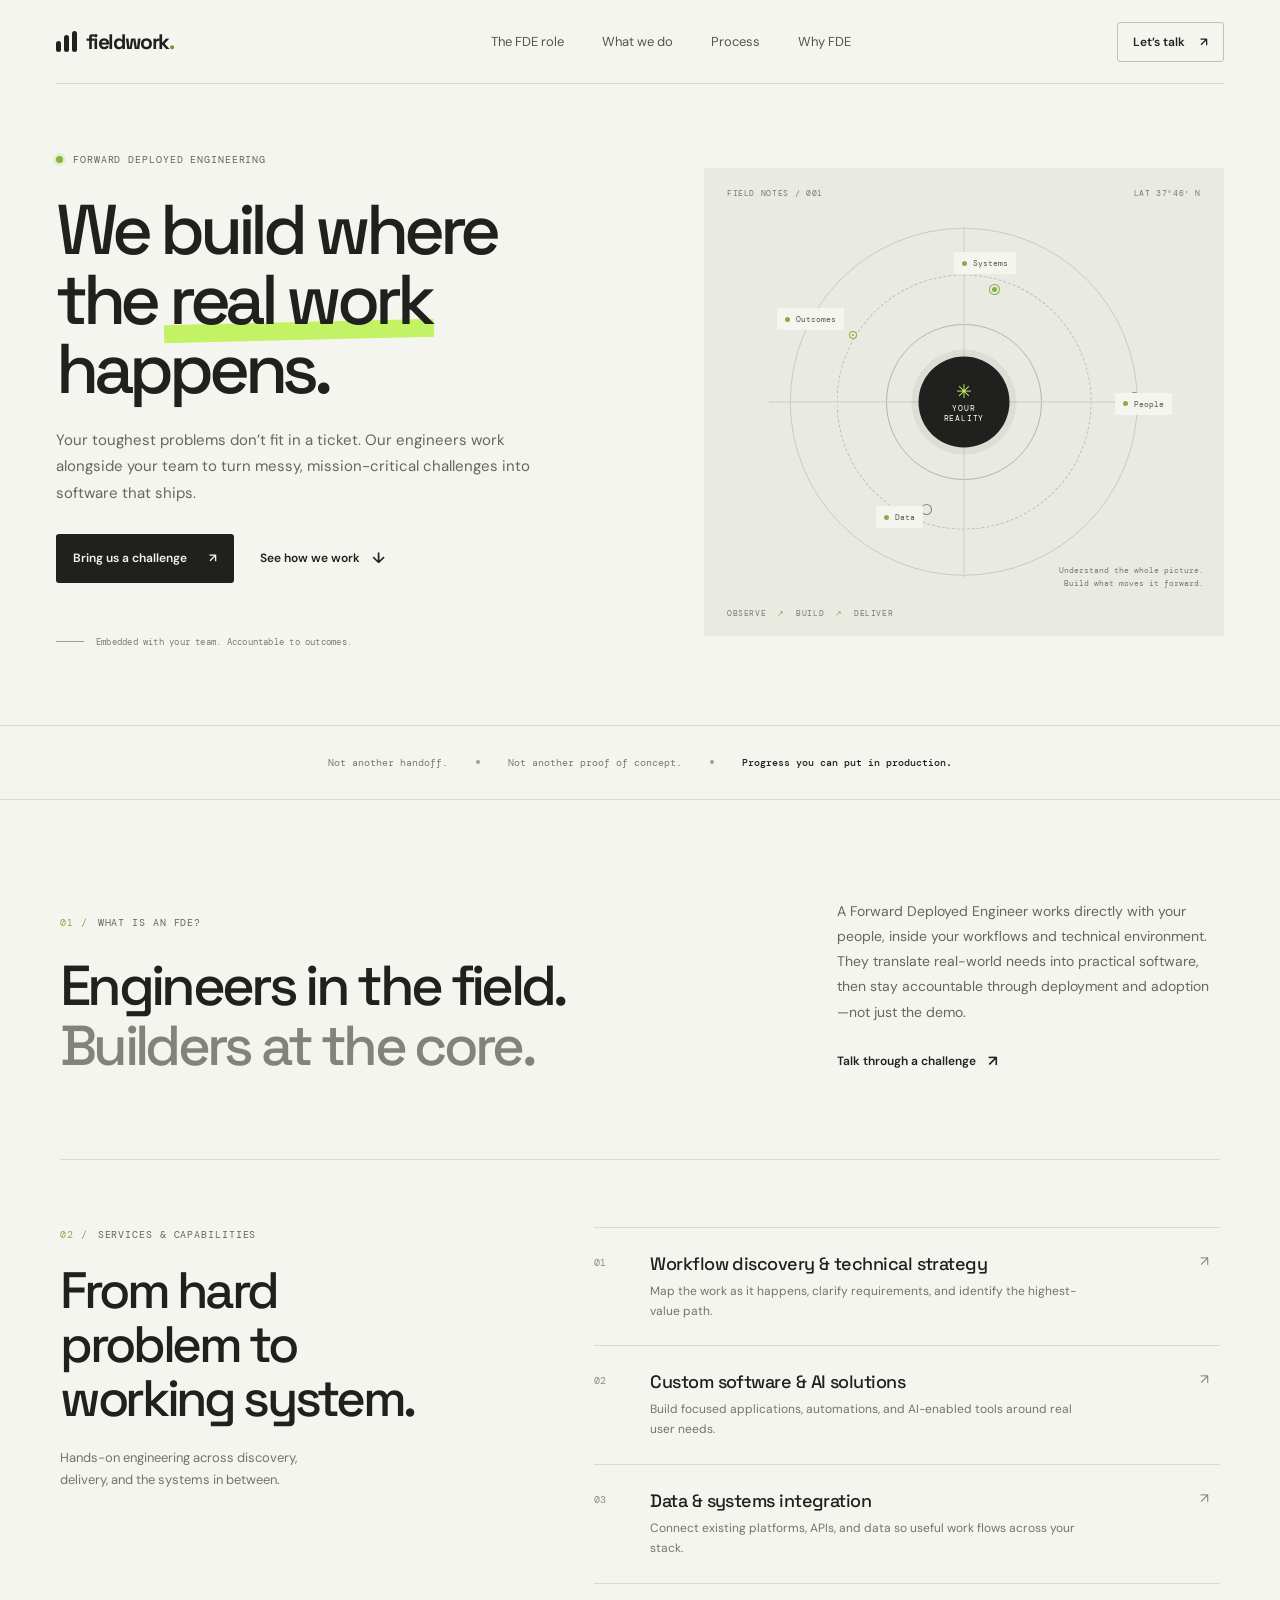
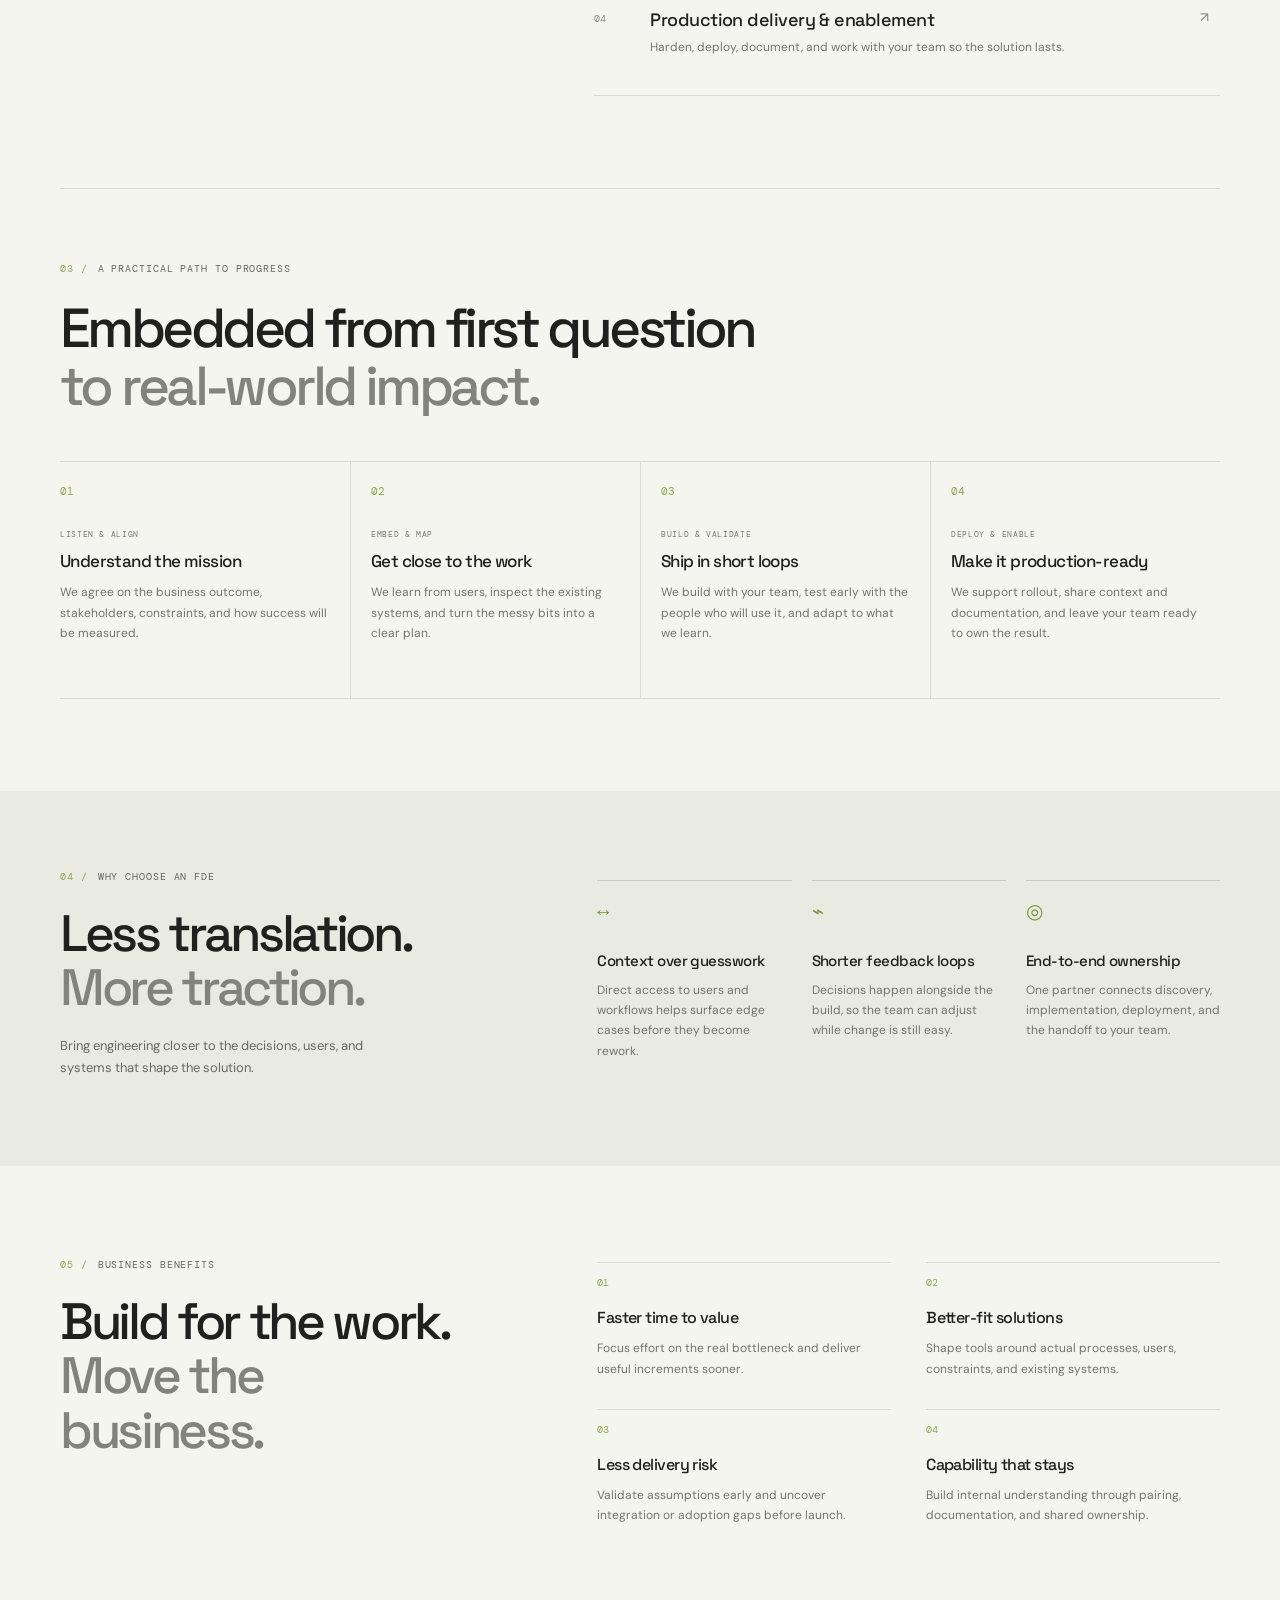
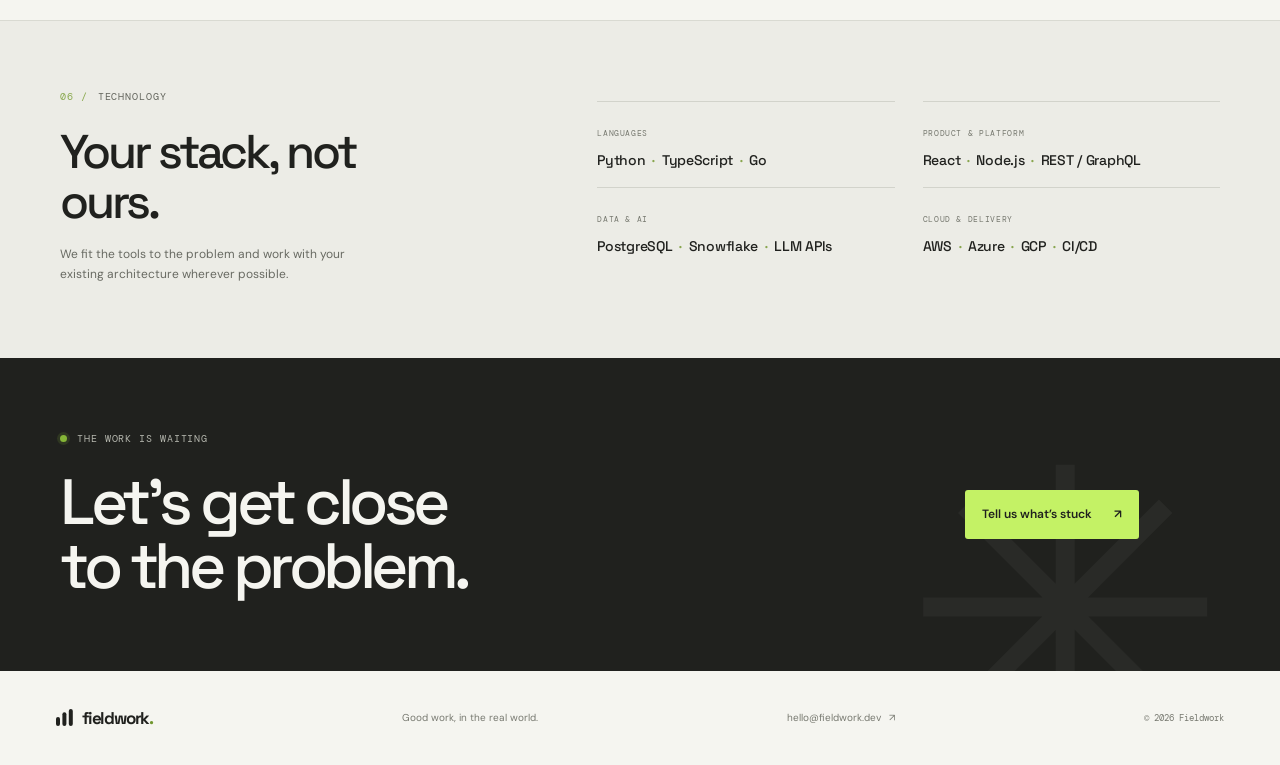
<file: Copilot/index.html>
<!doctype html>
<html lang="en">
  <head>
    <meta charset="utf-8" />
    <meta name="viewport" content="width=device-width, initial-scale=1" />
    <meta
      name="description"
      content="Forward-deployed engineers who turn your toughest operational challenges into production-ready software."
    />
    <meta name="theme-color" content="#f5f5f0" />
    <title>Fieldwork — Forward Deployed Engineering</title>
    <link rel="preconnect" href="https://fonts.googleapis.com" />
    <link rel="preconnect" href="https://fonts.gstatic.com" crossorigin />
    <link
      href="https://fonts.googleapis.com/css2?family=DM+Mono:wght@400;500&family=DM+Sans:wght@400;500;600;700&family=Space+Grotesk:wght@400;500;600;700&display=swap"
      rel="stylesheet"
    />
    <link rel="stylesheet" href="styles.css" />
  </head>
  <body>
    <header class="site-header">
      <a class="wordmark" href="#" aria-label="Fieldwork home">
        <span class="wordmark-icon" aria-hidden="true"><span></span><span></span><span></span></span>
        fieldwork<span class="wordmark-period">.</span>
      </a>
      <nav class="main-nav" aria-label="Main navigation">
        <a href="#role">The FDE role</a>
        <a href="#capabilities">What we do</a>
        <a href="#process">Process</a>
        <a href="#why-fde">Why FDE</a>
      </nav>
      <a class="header-cta" href="mailto:hello@fieldwork.dev">
        Let’s talk <span aria-hidden="true">↗</span>
      </a>
    </header>

    <main>
      <section class="hero" aria-labelledby="hero-title">
        <div class="hero-copy">
          <p class="eyebrow"><span class="status-dot"></span> Forward Deployed Engineering</p>
          <h1 id="hero-title">We build where<br />the <span>real work</span> happens.</h1>
          <p class="hero-description">
            Your toughest problems don’t fit in a ticket. Our engineers work alongside your team
            to turn messy, mission-critical challenges into software that ships.
          </p>
          <div class="hero-actions">
            <a class="button button-primary" href="mailto:hello@fieldwork.dev">
              Bring us a challenge <span aria-hidden="true">↗</span>
            </a>
            <a class="text-link" href="#process">See how we work <span aria-hidden="true">↓</span></a>
          </div>
          <div class="hero-note">
            <span class="note-rule"></span>
            <span>Embedded with your team. Accountable to outcomes.</span>
          </div>
        </div>

        <div class="hero-art" aria-label="An abstract diagram representing connected systems">
          <div class="art-topline">
            <span>FIELD NOTES / 001</span>
            <span>LAT 37°46′ N</span>
          </div>
          <div class="orbit orbit-outer"></div>
          <div class="orbit orbit-middle"></div>
          <div class="orbit orbit-inner"></div>
          <div class="axis axis-horizontal"></div>
          <div class="axis axis-vertical"></div>
          <span class="orbit-dot dot-one"></span>
          <span class="orbit-dot dot-two"></span>
          <span class="orbit-dot dot-three"></span>
          <span class="orbit-dot dot-four"></span>
          <div class="core">
            <span class="core-symbol" aria-hidden="true">✳</span>
            <span>YOUR<br />REALITY</span>
          </div>
          <div class="art-label label-systems"><span class="label-marker"></span> Systems</div>
          <div class="art-label label-people"><span class="label-marker"></span> People</div>
          <div class="art-label label-data"><span class="label-marker"></span> Data</div>
          <div class="art-label label-outcomes"><span class="label-marker"></span> Outcomes</div>
          <div class="art-caption">Understand the whole picture.<br />Build what moves it forward.</div>
          <div class="art-bottomline">
            <span>OBSERVE</span><span>↗</span><span>BUILD</span><span>↗</span><span>DELIVER</span>
          </div>
        </div>
      </section>

      <section class="proof-strip" aria-label="Our principles">
        <p>Not another handoff.</p>
        <span class="proof-divider" aria-hidden="true"></span>
        <p>Not another proof of concept.</p>
        <span class="proof-divider" aria-hidden="true"></span>
        <p class="proof-highlight">Progress you can put in production.</p>
      </section>

      <section class="approach section-wrap" id="role">
        <div class="section-heading">
          <p class="eyebrow"><span class="section-index">01 /</span> What is an FDE?</p>
          <h2>Engineers in the field.<br /><span>Builders at the core.</span></h2>
        </div>
        <div class="approach-copy">
          <p>
            A Forward Deployed Engineer works directly with your people, inside your workflows
            and technical environment. They translate real-world needs into practical software,
            then stay accountable through deployment and adoption—not just the demo.
          </p>
          <a class="text-link dark-link" href="mailto:hello@fieldwork.dev">
            Talk through a challenge <span aria-hidden="true">↗</span>
          </a>
        </div>
      </section>

      <section class="capabilities section-wrap" id="capabilities">
        <div class="capabilities-intro">
          <p class="eyebrow"><span class="section-index">02 /</span> Services &amp; capabilities</p>
          <h2>From hard<br />problem to<br />working system.</h2>
          <p>Hands-on engineering across discovery, delivery, and the systems in between.</p>
        </div>
        <div class="capability-list">
          <article class="capability">
            <span class="capability-number">01</span>
            <div>
              <h3>Workflow discovery &amp; technical strategy</h3>
              <p>Map the work as it happens, clarify requirements, and identify the highest-value path.</p>
            </div>
            <span class="capability-arrow" aria-hidden="true">↗</span>
          </article>
          <article class="capability">
            <span class="capability-number">02</span>
            <div>
              <h3>Custom software &amp; AI solutions</h3>
              <p>Build focused applications, automations, and AI-enabled tools around real user needs.</p>
            </div>
            <span class="capability-arrow" aria-hidden="true">↗</span>
          </article>
          <article class="capability">
            <span class="capability-number">03</span>
            <div>
              <h3>Data &amp; systems integration</h3>
              <p>Connect existing platforms, APIs, and data so useful work flows across your stack.</p>
            </div>
            <span class="capability-arrow" aria-hidden="true">↗</span>
          </article>
          <article class="capability">
            <span class="capability-number">04</span>
            <div>
              <h3>Production delivery &amp; enablement</h3>
              <p>Harden, deploy, document, and work with your team so the solution lasts.</p>
            </div>
            <span class="capability-arrow" aria-hidden="true">↗</span>
          </article>
        </div>
      </section>

      <section class="process section-wrap" id="process">
        <div class="process-heading">
          <p class="eyebrow"><span class="section-index">03 /</span> A practical path to progress</p>
          <h2>Embedded from first question<br /><span>to real-world impact.</span></h2>
        </div>
        <div class="process-steps">
          <article class="process-step">
            <span class="step-number">01</span>
            <span class="step-kicker">Listen &amp; align</span>
            <h3>Understand the mission</h3>
            <p>We agree on the business outcome, stakeholders, constraints, and how success will be measured.</p>
          </article>
          <article class="process-step">
            <span class="step-number">02</span>
            <span class="step-kicker">Embed &amp; map</span>
            <h3>Get close to the work</h3>
            <p>We learn from users, inspect the existing systems, and turn the messy bits into a clear plan.</p>
          </article>
          <article class="process-step">
            <span class="step-number">03</span>
            <span class="step-kicker">Build &amp; validate</span>
            <h3>Ship in short loops</h3>
            <p>We build with your team, test early with the people who will use it, and adapt to what we learn.</p>
          </article>
          <article class="process-step">
            <span class="step-number">04</span>
            <span class="step-kicker">Deploy &amp; enable</span>
            <h3>Make it production-ready</h3>
            <p>We support rollout, share context and documentation, and leave your team ready to own the result.</p>
          </article>
        </div>
      </section>

      <section class="why-fde" id="why-fde">
        <div class="section-wrap why-inner">
          <div class="why-heading">
            <p class="eyebrow"><span class="section-index">04 /</span> Why choose an FDE</p>
            <h2>Less translation.<br /><span>More traction.</span></h2>
            <p>Bring engineering closer to the decisions, users, and systems that shape the solution.</p>
          </div>
          <div class="why-grid">
            <article class="why-card">
              <span class="why-icon" aria-hidden="true">↔</span>
              <h3>Context over guesswork</h3>
              <p>Direct access to users and workflows helps surface edge cases before they become rework.</p>
            </article>
            <article class="why-card">
              <span class="why-icon" aria-hidden="true">⌁</span>
              <h3>Shorter feedback loops</h3>
              <p>Decisions happen alongside the build, so the team can adjust while change is still easy.</p>
            </article>
            <article class="why-card">
              <span class="why-icon" aria-hidden="true">◎</span>
              <h3>End-to-end ownership</h3>
              <p>One partner connects discovery, implementation, deployment, and the handoff to your team.</p>
            </article>
          </div>
        </div>
      </section>

      <section class="benefits section-wrap" id="benefits">
        <div class="benefits-heading">
          <p class="eyebrow"><span class="section-index">05 /</span> Business benefits</p>
          <h2>Build for the work.<br /><span>Move the business.</span></h2>
        </div>
        <div class="benefits-grid">
          <article class="benefit">
            <span>01</span>
            <h3>Faster time to value</h3>
            <p>Focus effort on the real bottleneck and deliver useful increments sooner.</p>
          </article>
          <article class="benefit">
            <span>02</span>
            <h3>Better-fit solutions</h3>
            <p>Shape tools around actual processes, users, constraints, and existing systems.</p>
          </article>
          <article class="benefit">
            <span>03</span>
            <h3>Less delivery risk</h3>
            <p>Validate assumptions early and uncover integration or adoption gaps before launch.</p>
          </article>
          <article class="benefit">
            <span>04</span>
            <h3>Capability that stays</h3>
            <p>Build internal understanding through pairing, documentation, and shared ownership.</p>
          </article>
        </div>
      </section>

      <section class="technology">
        <div class="section-wrap technology-inner">
          <div class="technology-heading">
            <p class="eyebrow"><span class="section-index">06 /</span> Technology</p>
            <h2>Your stack, not ours.</h2>
            <p>We fit the tools to the problem and work with your existing architecture wherever possible.</p>
          </div>
          <div class="technology-groups">
            <div class="technology-group">
              <span>LANGUAGES</span>
              <p>Python <i>·</i> TypeScript <i>·</i> Go</p>
            </div>
            <div class="technology-group">
              <span>PRODUCT &amp; PLATFORM</span>
              <p>React <i>·</i> Node.js <i>·</i> REST / GraphQL</p>
            </div>
            <div class="technology-group">
              <span>DATA &amp; AI</span>
              <p>PostgreSQL <i>·</i> Snowflake <i>·</i> LLM APIs</p>
            </div>
            <div class="technology-group">
              <span>CLOUD &amp; DELIVERY</span>
              <p>AWS <i>·</i> Azure <i>·</i> GCP <i>·</i> CI/CD</p>
            </div>
          </div>
        </div>
      </section>

      <section class="closing" id="contact">
        <div>
          <p class="eyebrow"><span class="status-dot"></span> The work is waiting</p>
          <h2>Let’s get close<br />to the problem.</h2>
        </div>
        <a class="button button-light" href="mailto:hello@fieldwork.dev">
          Tell us what’s stuck <span aria-hidden="true">↗</span>
        </a>
        <span class="closing-mark" aria-hidden="true">✳</span>
      </section>
    </main>

    <footer class="site-footer">
      <a class="wordmark footer-wordmark" href="#" aria-label="Fieldwork home">
        <span class="wordmark-icon" aria-hidden="true"><span></span><span></span><span></span></span>
        fieldwork<span class="wordmark-period">.</span>
      </a>
      <p>Good work, in the real world.</p>
      <a href="mailto:hello@fieldwork.dev">hello@fieldwork.dev <span aria-hidden="true">↗</span></a>
      <span class="copyright">© 2026 Fieldwork</span>
    </footer>
  </body>
</html>
</file>
<file: Copilot/styles.css>
:root {
  color-scheme: light;
  --paper: #f5f5f0;
  --ink: #20211e;
  --muted: #696b64;
  --line: #d9dad2;
  --lime: #c4f265;
  --mono: "DM Mono", monospace;
  --sans: "DM Sans", sans-serif;
  --display: "Space Grotesk", sans-serif;
}

* {
  box-sizing: border-box;
}

html {
  scroll-behavior: smooth;
}

body {
  margin: 0;
  background: var(--paper);
  color: var(--ink);
  font-family: var(--sans);
  -webkit-font-smoothing: antialiased;
}

a {
  color: inherit;
  text-decoration: none;
}

.site-header {
  width: min(100% - 112px, 1440px);
  min-height: 84px;
  margin: 0 auto;
  display: flex;
  align-items: center;
  justify-content: space-between;
  border-bottom: 1px solid var(--line);
}

.wordmark {
  display: inline-flex;
  align-items: center;
  gap: 9px;
  font-family: var(--display);
  font-size: 21px;
  font-weight: 700;
  letter-spacing: -1.2px;
}

.wordmark-period {
  margin-left: -9px;
  color: #70972f;
}

.wordmark-icon {
  width: 21px;
  height: 21px;
  display: flex;
  align-items: flex-end;
  gap: 3px;
}

.wordmark-icon span {
  width: 5px;
  border-radius: 4px;
  background: var(--ink);
}

.wordmark-icon span:nth-child(1) {
  height: 11px;
}

.wordmark-icon span:nth-child(2) {
  height: 17px;
}

.wordmark-icon span:nth-child(3) {
  height: 21px;
}

.main-nav {
  display: flex;
  align-items: center;
  gap: 38px;
  margin-left: 50px;
  font-size: 13px;
  color: #53554f;
}

.main-nav a,
.site-footer a {
  transition: color 160ms ease;
}

.main-nav a:hover,
.site-footer a:hover {
  color: #70972f;
}

.header-cta {
  padding: 11px 15px;
  border: 1px solid #bfc0b8;
  border-radius: 3px;
  font-size: 12px;
  font-weight: 600;
  transition: background 160ms ease, border-color 160ms ease;
}

.header-cta span {
  margin-left: 12px;
}

.header-cta:hover {
  border-color: var(--ink);
  background: white;
}

.hero {
  width: min(100% - 112px, 1440px);
  min-height: 622px;
  margin: 0 auto;
  display: grid;
  grid-template-columns: 1fr 0.9fr;
  align-items: center;
  gap: 6%;
  padding: 68px 0 73px;
}

.hero-copy {
  padding-bottom: 4px;
}

.eyebrow {
  margin: 0;
  display: flex;
  align-items: center;
  gap: 10px;
  font-family: var(--mono);
  font-size: 10px;
  line-height: 1.5;
  letter-spacing: 0.09em;
  text-transform: uppercase;
  color: #64665e;
}

.status-dot {
  width: 7px;
  height: 7px;
  display: inline-block;
  flex: 0 0 auto;
  border-radius: 50%;
  background: #85b637;
  box-shadow: 0 0 0 3px rgb(133 182 55 / 15%);
}

h1,
h2,
h3,
p {
  margin-top: 0;
}

.hero h1 {
  margin: 29px 0 22px;
  font-family: var(--display);
  font-size: clamp(48px, 5.5vw, 78px);
  font-weight: 500;
  line-height: 0.99;
  letter-spacing: -0.075em;
}

.hero h1 span {
  position: relative;
  z-index: 0;
  white-space: nowrap;
}

.hero h1 span::after {
  position: absolute;
  z-index: -1;
  right: -4px;
  bottom: 5px;
  left: -5px;
  height: 18px;
  content: "";
  background: var(--lime);
  transform: rotate(-1.4deg);
}

.hero-description {
  max-width: 480px;
  margin-bottom: 28px;
  color: #65675f;
  font-size: 15px;
  line-height: 1.75;
}

.hero-actions {
  display: flex;
  align-items: center;
  gap: 26px;
}

.button {
  min-height: 49px;
  padding: 0 17px;
  display: inline-flex;
  align-items: center;
  justify-content: center;
  gap: 22px;
  border-radius: 3px;
  font-size: 12px;
  font-weight: 600;
  transition: transform 160ms ease, background 160ms ease;
}

.button:hover {
  transform: translateY(-2px);
}

.button-primary {
  background: var(--ink);
  color: var(--paper);
}

.button-primary:hover {
  background: #3a3c36;
}

.text-link {
  display: inline-flex;
  align-items: center;
  gap: 12px;
  font-size: 12px;
  font-weight: 600;
}

.text-link span {
  font-size: 15px;
}

.hero-note {
  margin-top: 53px;
  display: flex;
  align-items: center;
  gap: 12px;
  color: #7a7c74;
  font-family: var(--mono);
  font-size: 9px;
  letter-spacing: 0.025em;
}

.note-rule {
  width: 28px;
  height: 1px;
  background: #9da096;
}

.hero-art {
  position: relative;
  width: 100%;
  max-width: 542px;
  aspect-ratio: 1 / 0.9;
  justify-self: end;
  overflow: hidden;
  background-color: #e9eae2;
  background-image: radial-gradient(#cdd0c3 0.7px, transparent 0.7px);
  background-position: -5px -5px;
  background-size: 14px 14px;
}

.art-topline,
.art-bottomline {
  position: absolute;
  right: 23px;
  left: 23px;
  display: flex;
  align-items: center;
  justify-content: space-between;
  color: #777a70;
  font-family: var(--mono);
  font-size: 8px;
  letter-spacing: 0.08em;
}

.art-topline {
  top: 20px;
}

.art-bottomline {
  bottom: 18px;
  justify-content: flex-start;
  gap: 11px;
}

.art-bottomline span:nth-child(even) {
  color: #8da94e;
}

.orbit {
  position: absolute;
  top: 50%;
  left: 50%;
  border: 1px solid #c8cbc0;
  border-radius: 50%;
  transform: translate(-50%, -50%);
}

.orbit-outer {
  width: 67%;
  aspect-ratio: 1;
}

.orbit-middle {
  width: 49%;
  aspect-ratio: 1;
  border-style: dashed;
  border-color: #b9bdb0;
}

.orbit-inner {
  width: 30%;
  aspect-ratio: 1;
  border-color: #b3b8a9;
}

.axis {
  position: absolute;
  top: 50%;
  left: 50%;
  background: #cdd0c5;
  transform: translate(-50%, -50%);
}

.axis-horizontal {
  width: 75%;
  height: 1px;
}

.axis-vertical {
  width: 1px;
  height: 75%;
}

.core {
  position: absolute;
  top: 50%;
  left: 50%;
  width: 91px;
  height: 91px;
  display: flex;
  flex-direction: column;
  align-items: center;
  justify-content: center;
  gap: 2px;
  border-radius: 50%;
  background: var(--ink);
  color: white;
  text-align: center;
  transform: translate(-50%, -50%);
  box-shadow: 0 0 0 7px rgb(32 33 30 / 6%);
}

.core-symbol {
  color: var(--lime);
  font-size: 19px;
  line-height: 1;
}

.core > span:last-child {
  font-family: var(--mono);
  font-size: 8px;
  line-height: 1.3;
  letter-spacing: 0.1em;
}

.orbit-dot {
  position: absolute;
  z-index: 1;
  width: 9px;
  height: 9px;
  border: 2px solid #e9eae2;
  border-radius: 50%;
  background: #88ae48;
  box-shadow: 0 0 0 1px #88ae48;
}

.dot-one {
  top: 25%;
  left: 55%;
}

.dot-two {
  top: 48%;
  left: 82%;
  background: #e9eae2;
  box-shadow: 0 0 0 1px #82887a;
}

.dot-three {
  top: 72%;
  left: 42%;
  background: #e9eae2;
  box-shadow: 0 0 0 1px #82887a;
}

.dot-four {
  top: 35%;
  left: 28%;
  width: 6px;
  height: 6px;
}

.art-label {
  position: absolute;
  z-index: 2;
  padding: 6px 8px;
  display: flex;
  align-items: center;
  gap: 6px;
  background: var(--paper);
  color: #55584f;
  font-family: var(--mono);
  font-size: 8px;
}

.label-marker {
  width: 5px;
  height: 5px;
  border-radius: 50%;
  background: #88ae48;
}

.label-systems {
  top: 18%;
  left: 48%;
}

.label-people {
  top: 48%;
  right: 10%;
}

.label-data {
  bottom: 23%;
  left: 33%;
}

.label-outcomes {
  top: 30%;
  left: 14%;
}

.art-caption {
  position: absolute;
  right: 20px;
  bottom: 45px;
  color: #777a70;
  font-family: var(--mono);
  font-size: 8px;
  line-height: 1.7;
  text-align: right;
}

.proof-strip {
  min-height: 75px;
  padding: 18px max(56px, calc((100% - 1440px) / 2));
  display: flex;
  align-items: center;
  justify-content: center;
  gap: 28px;
  border-top: 1px solid var(--line);
  border-bottom: 1px solid var(--line);
}

.proof-strip p {
  margin: 0;
  color: #777970;
  font-family: var(--mono);
  font-size: 10px;
}

.proof-strip .proof-highlight {
  color: var(--ink);
  font-weight: 500;
}

.proof-divider {
  width: 4px;
  height: 4px;
  border-radius: 50%;
  background: #9ca092;
}

.section-wrap {
  width: min(100% - 112px, 1160px);
  margin: 0 auto;
}

.approach {
  min-height: 352px;
  padding: 99px 0 83px;
  display: grid;
  grid-template-columns: 1.1fr 0.7fr;
  gap: 15%;
  align-items: end;
}

.section-index {
  color: #8aa94f;
}

.section-heading h2,
.capabilities-intro h2 {
  margin: 26px 0 0;
  font-family: var(--display);
  font-size: clamp(39px, 4.4vw, 59px);
  font-weight: 500;
  line-height: 1.06;
  letter-spacing: -0.065em;
}

.section-heading h2 span {
  color: #82847c;
}

.approach-copy {
  padding-bottom: 5px;
}

.approach-copy p {
  margin-bottom: 24px;
  color: #66685f;
  font-size: 14px;
  line-height: 1.8;
}

.dark-link {
  color: var(--ink);
}

.capabilities {
  padding: 67px 0 92px;
  display: grid;
  grid-template-columns: 0.76fr 1.24fr;
  gap: 13%;
  border-top: 1px solid var(--line);
}

.capabilities-intro h2 {
  margin-top: 22px;
  font-size: clamp(37px, 4vw, 52px);
}

.capabilities-intro > p:last-child {
  max-width: 260px;
  margin-top: 20px;
  color: #72746d;
  font-size: 13px;
  line-height: 1.7;
}

.capability-list {
  border-top: 1px solid var(--line);
}

.capability {
  min-height: 112px;
  padding: 24px 0;
  display: grid;
  grid-template-columns: 42px 1fr 20px;
  gap: 14px;
  align-items: start;
  border-bottom: 1px solid var(--line);
}

.capability-number {
  padding-top: 4px;
  color: #8a8c83;
  font-family: var(--mono);
  font-size: 10px;
}

.capability h3 {
  margin: 0 0 7px;
  font-family: var(--display);
  font-size: 18px;
  font-weight: 500;
  letter-spacing: -0.03em;
}

.capability p {
  max-width: 430px;
  margin: 0;
  color: #73756d;
  font-size: 12px;
  line-height: 1.65;
}

.capability-arrow {
  color: #83867b;
  font-size: 14px;
}

.process {
  padding: 72px 0 92px;
  border-top: 1px solid var(--line);
}

.process-heading h2,
.why-heading h2,
.benefits-heading h2,
.technology-heading h2 {
  margin: 23px 0 0;
  font-family: var(--display);
  font-size: clamp(37px, 4.3vw, 55px);
  font-weight: 500;
  line-height: 1.06;
  letter-spacing: -0.065em;
}

.process-heading h2 span,
.why-heading h2 span,
.benefits-heading h2 span {
  color: #82847c;
}

.process-steps {
  margin-top: 46px;
  display: grid;
  grid-template-columns: repeat(4, minmax(0, 1fr));
  border-top: 1px solid var(--line);
  border-bottom: 1px solid var(--line);
}

.process-step {
  position: relative;
  min-height: 236px;
  padding: 22px 20px 24px 0;
}

.process-step + .process-step {
  padding-left: 20px;
  border-left: 1px solid var(--line);
}

.step-number,
.step-kicker {
  display: block;
  font-family: var(--mono);
}

.step-number {
  margin-bottom: 31px;
  color: #8aa94f;
  font-size: 11px;
}

.step-kicker {
  margin-bottom: 11px;
  color: #797b72;
  font-size: 8px;
  letter-spacing: 0.08em;
  text-transform: uppercase;
}

.process-step h3,
.why-card h3,
.benefit h3 {
  margin: 0 0 10px;
  font-family: var(--display);
  font-size: 17px;
  font-weight: 500;
  letter-spacing: -0.035em;
}

.process-step p,
.why-card p,
.benefit p {
  margin: 0;
  color: #73756d;
  font-size: 12px;
  line-height: 1.7;
}

.why-fde {
  padding: 78px 0 86px;
  background: #e9eae2;
}

.why-inner {
  display: grid;
  grid-template-columns: 0.78fr 1.22fr;
  gap: 12%;
  align-items: center;
}

.why-heading h2 {
  font-size: clamp(38px, 4vw, 52px);
}

.why-heading > p:last-child {
  max-width: 330px;
  margin: 19px 0 0;
  color: #686a62;
  font-size: 13px;
  line-height: 1.75;
}

.why-grid {
  display: grid;
  grid-template-columns: repeat(3, minmax(0, 1fr));
  gap: 20px;
}

.why-card {
  min-height: 190px;
  padding-top: 17px;
  border-top: 1px solid #c8cbc0;
}

.why-icon {
  display: block;
  margin-bottom: 27px;
  color: #789a3a;
  font-family: var(--mono);
  font-size: 20px;
}

.why-card h3 {
  font-size: 15px;
}

.benefits {
  padding: 91px 0 94px;
  display: grid;
  grid-template-columns: 0.78fr 1.22fr;
  gap: 12%;
  align-items: start;
}

.benefits-heading h2 {
  font-size: clamp(38px, 4vw, 52px);
}

.benefits-grid {
  display: grid;
  grid-template-columns: repeat(2, minmax(0, 1fr));
  gap: 30px 35px;
  padding-top: 5px;
}

.benefit {
  border-top: 1px solid var(--line);
  padding-top: 13px;
}

.benefit > span {
  display: block;
  margin-bottom: 18px;
  color: #8aa94f;
  font-family: var(--mono);
  font-size: 10px;
}

.benefit h3 {
  font-size: 16px;
}

.technology {
  padding: 68px 0 73px;
  border-top: 1px solid var(--line);
  background: #ecece6;
}

.technology-inner {
  display: grid;
  grid-template-columns: 0.78fr 1.22fr;
  gap: 12%;
  align-items: center;
}

.technology-heading h2 {
  font-size: clamp(34px, 3.7vw, 48px);
}

.technology-heading > p:last-child {
  max-width: 330px;
  margin: 17px 0 0;
  color: #686a62;
  font-size: 12px;
  line-height: 1.7;
}

.technology-groups {
  display: grid;
  grid-template-columns: repeat(2, minmax(0, 1fr));
  gap: 0 28px;
}

.technology-group {
  padding: 18px 0;
  border-top: 1px solid #d2d3cb;
}

.technology-group > span {
  color: #777970;
  font-family: var(--mono);
  font-size: 8px;
  letter-spacing: 0.08em;
}

.technology-group p {
  margin: 10px 0 0;
  font-family: var(--display);
  font-size: 14px;
  font-weight: 500;
  letter-spacing: -0.02em;
}

.technology-group i {
  padding: 0 3px;
  color: #89a64f;
  font-style: normal;
}

.closing {
  position: relative;
  min-height: 313px;
  padding: 65px max(56px, calc((100% - 1160px) / 2));
  display: flex;
  align-items: center;
  justify-content: space-between;
  overflow: hidden;
  background: var(--ink);
  color: var(--paper);
}

.closing .eyebrow {
  color: #b4b6ad;
}

.closing h2 {
  position: relative;
  z-index: 1;
  margin: 24px 0 0;
  font-family: var(--display);
  font-size: clamp(42px, 5vw, 64px);
  font-weight: 500;
  line-height: 1;
  letter-spacing: -0.07em;
}

.button-light {
  position: relative;
  z-index: 1;
  margin-right: 7%;
  background: var(--lime);
  color: var(--ink);
}

.button-light:hover {
  background: #d2ff7d;
}

.closing-mark {
  position: absolute;
  right: 4%;
  bottom: -140px;
  color: rgb(255 255 255 / 4%);
  font-size: 390px;
  line-height: 1;
  pointer-events: none;
}

.site-footer {
  width: min(100% - 112px, 1440px);
  min-height: 94px;
  margin: 0 auto;
  display: flex;
  align-items: center;
  justify-content: space-between;
  gap: 20px;
}

.footer-wordmark {
  font-size: 17px;
}

.footer-wordmark .wordmark-icon {
  transform: scale(0.8);
  transform-origin: left center;
  margin-right: -4px;
}

.site-footer > p,
.site-footer > a:not(.wordmark),
.copyright {
  margin: 0;
  color: #777970;
  font-size: 10px;
}

.site-footer > a:not(.wordmark) span {
  margin-left: 5px;
}

.copyright {
  font-family: var(--mono);
  font-size: 9px;
}

@media (min-width: 1500px) {
  .hero {
    min-height: 690px;
  }
}

@media (max-width: 900px) {
  .site-header,
  .hero,
  .site-footer {
    width: min(100% - 64px, 720px);
  }

  .hero {
    min-height: auto;
    grid-template-columns: 1fr 0.85fr;
    gap: 4%;
    padding: 70px 0;
  }

  .hero h1 {
    font-size: clamp(48px, 7vw, 65px);
  }

  .hero-art {
    width: 108%;
    margin-right: -8%;
  }

  .main-nav {
    gap: 22px;
    margin-left: 0;
  }

  .proof-strip {
    padding-right: 32px;
    padding-left: 32px;
    gap: 17px;
  }

  .proof-strip p {
    font-size: 9px;
  }

  .section-wrap {
    width: min(100% - 80px, 720px);
  }

  .approach {
    gap: 8%;
  }

  .capabilities {
    gap: 7%;
  }

  .process-steps {
    grid-template-columns: repeat(2, minmax(0, 1fr));
  }

  .process-step {
    min-height: 210px;
  }

  .process-step:nth-child(3) {
    padding-left: 0;
    border-left: 0;
    border-top: 1px solid var(--line);
  }

  .process-step:nth-child(4) {
    border-top: 1px solid var(--line);
  }

  .why-inner,
  .benefits,
  .technology-inner {
    grid-template-columns: 1fr;
    gap: 35px;
  }

  .why-grid {
    gap: 16px;
  }

  .closing {
    padding-right: 40px;
    padding-left: 40px;
  }

  .site-footer > p {
    display: none;
  }
}

@media (max-width: 640px) {
  .site-header,
  .hero,
  .site-footer {
    width: calc(100% - 40px);
  }

  .site-header {
    min-height: 70px;
  }

  .wordmark {
    font-size: 19px;
  }

  .main-nav {
    display: none;
  }

  .header-cta {
    padding: 10px 12px;
    font-size: 11px;
  }

  .hero {
    grid-template-columns: 1fr;
    gap: 40px;
    padding: 61px 0 43px;
  }

  .hero h1 {
    margin-top: 25px;
    font-size: clamp(48px, 13vw, 68px);
  }

  .hero-description {
    max-width: 440px;
    font-size: 14px;
  }

  .hero-actions {
    flex-wrap: wrap;
    gap: 18px;
  }

  .hero-note {
    margin-top: 35px;
    font-size: 8px;
  }

  .hero-art {
    width: 100%;
    max-width: none;
    margin: 0;
    aspect-ratio: 1 / 0.88;
  }

  .proof-strip {
    min-height: 0;
    padding: 19px 20px;
    flex-wrap: wrap;
    justify-content: flex-start;
    gap: 11px 15px;
  }

  .proof-strip p {
    font-size: 9px;
  }

  .proof-divider {
    width: 3px;
    height: 3px;
  }

  .section-wrap {
    width: calc(100% - 40px);
  }

  .approach {
    min-height: 0;
    padding: 73px 0 66px;
    grid-template-columns: 1fr;
    gap: 25px;
  }

  .section-heading h2 {
    margin-top: 22px;
    font-size: clamp(39px, 10vw, 52px);
  }

  .approach-copy p {
    max-width: 480px;
  }

  .capabilities {
    padding: 57px 0 69px;
    grid-template-columns: 1fr;
    gap: 31px;
  }

  .capabilities-intro h2 {
    font-size: 43px;
  }

  .capabilities-intro > p:last-child {
    margin-top: 13px;
  }

  .capability {
    min-height: 105px;
    grid-template-columns: 29px 1fr 18px;
    gap: 9px;
  }

  .process {
    padding: 59px 0 68px;
  }

  .process-heading h2,
  .why-heading h2,
  .benefits-heading h2 {
    font-size: clamp(37px, 10vw, 50px);
  }

  .process-steps {
    margin-top: 32px;
    grid-template-columns: 1fr;
  }

  .process-step,
  .process-step + .process-step {
    min-height: 0;
    padding: 20px 0 23px;
    border-left: 0;
  }

  .process-step + .process-step {
    border-top: 1px solid var(--line);
  }

  .step-number {
    margin-bottom: 18px;
  }

  .why-fde {
    padding: 60px 0 66px;
  }

  .why-inner,
  .benefits,
  .technology-inner {
    gap: 29px;
  }

  .why-grid {
    grid-template-columns: 1fr;
    gap: 0;
  }

  .why-card {
    min-height: 0;
    padding: 17px 0 20px;
    border-bottom: 1px solid #c8cbc0;
  }

  .why-icon {
    margin-bottom: 14px;
  }

  .benefits {
    padding: 66px 0 69px;
  }

  .benefits-grid {
    gap: 23px 19px;
  }

  .benefit > span {
    margin-bottom: 13px;
  }

  .technology {
    padding: 56px 0 60px;
  }

  .technology-heading h2 {
    font-size: 39px;
  }

  .technology-groups {
    grid-template-columns: 1fr;
  }

  .closing {
    min-height: 310px;
    padding: 52px 20px;
    align-items: flex-start;
    flex-direction: column;
    justify-content: center;
    gap: 28px;
  }

  .closing h2 {
    font-size: clamp(46px, 12vw, 60px);
  }

  .button-light {
    margin-right: 0;
  }

  .closing-mark {
    right: -80px;
    bottom: -120px;
    font-size: 300px;
  }

  .site-footer {
    min-height: 95px;
    flex-wrap: wrap;
    justify-content: space-between;
    gap: 10px;
    padding: 18px 0;
  }

  .site-footer .footer-wordmark {
    width: 45%;
  }

  .site-footer > a:not(.wordmark) {
    font-size: 9px;
  }
}

@media (prefers-reduced-motion: reduce) {
  html {
    scroll-behavior: auto;
  }

  *,
  *::before,
  *::after {
    transition-duration: 0.01ms !important;
  }
}
</file>
